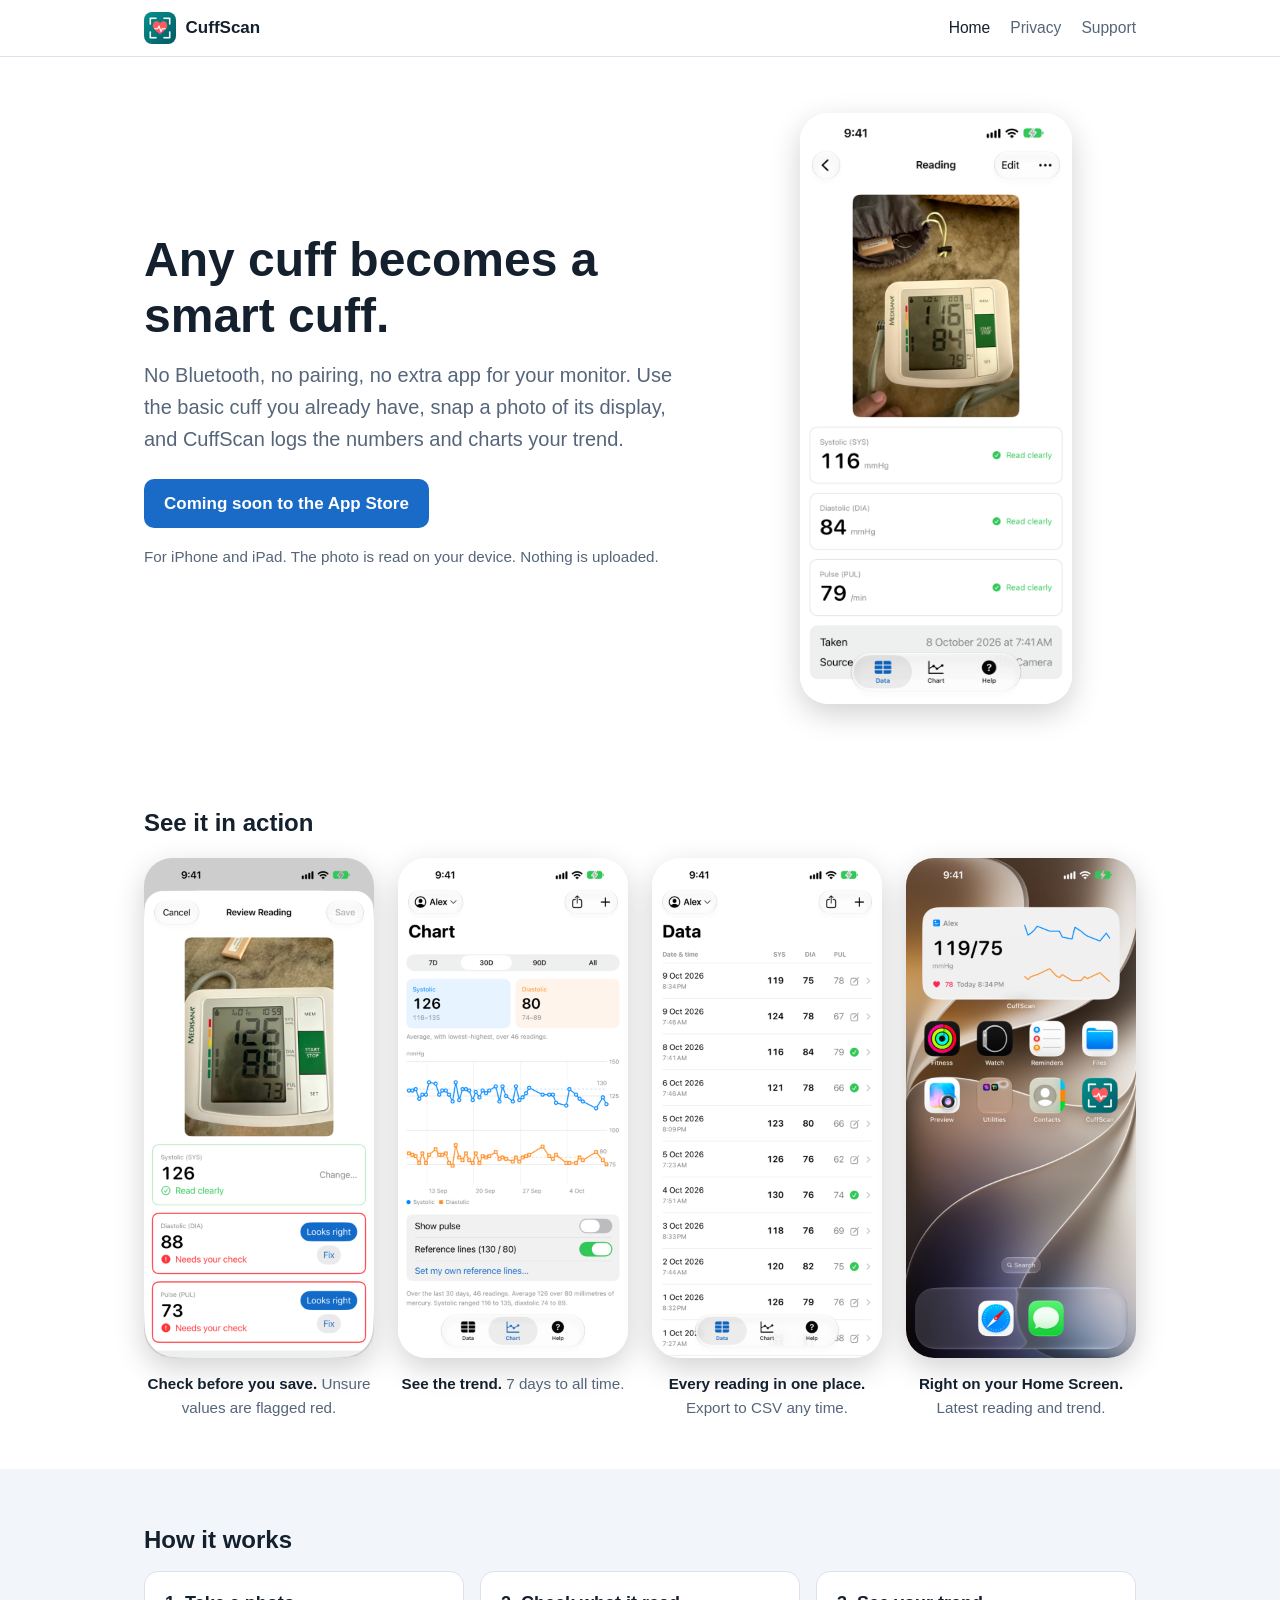
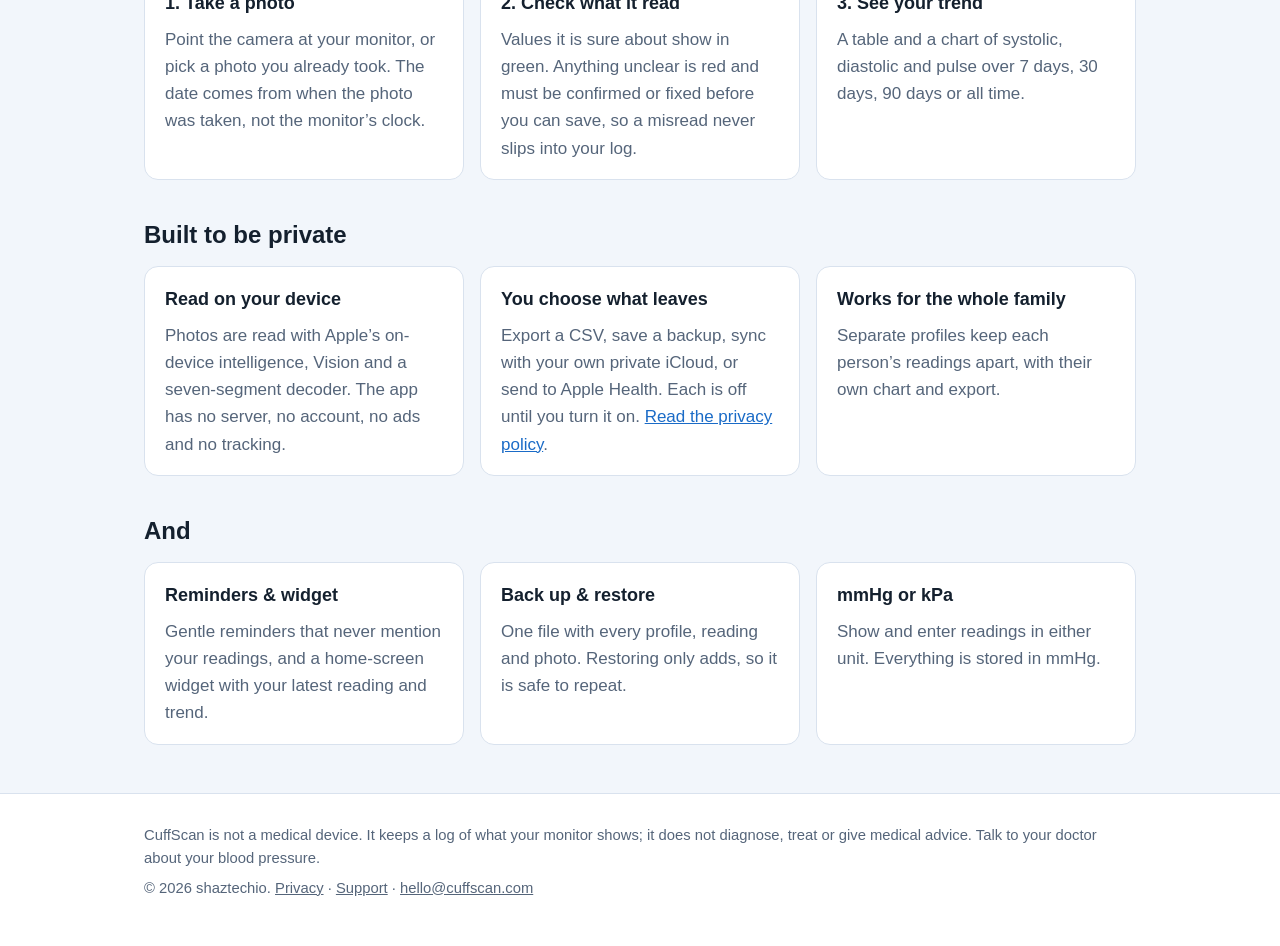
<file: index.html>
<!doctype html>
<html lang="en">
<head>
<meta charset="utf-8">
<meta name="viewport" content="width=device-width, initial-scale=1">
<title>CuffScan: any blood pressure monitor, a smart log</title>
<meta name="description" content="Skip the Bluetooth cuffs. Use any basic blood pressure monitor, snap a photo of its display, and CuffScan reads the numbers on your device and keeps a private log and chart.">
<link rel="canonical" href="https://cuffscan.com/">
<link rel="icon" type="image/png" sizes="32x32" href="/assets/favicon-32.png">
<link rel="apple-touch-icon" href="/assets/apple-touch-icon.png">
<meta name="color-scheme" content="light dark">
<meta property="og:type" content="website">
<meta property="og:site_name" content="CuffScan">
<meta property="og:locale" content="en_US">
<meta property="og:url" content="https://cuffscan.com/">
<meta property="og:title" content="CuffScan: any blood pressure monitor, a smart log">
<meta property="og:description" content="Skip the Bluetooth cuffs. Use any basic blood pressure monitor, snap a photo of its display, and CuffScan reads the numbers on your device and keeps a private log and chart.">
<meta property="og:image" content="https://cuffscan.com/assets/og-image.png">
<meta property="og:image:type" content="image/png">
<meta property="og:image:width" content="1200">
<meta property="og:image:height" content="630">
<meta property="og:image:alt" content="CuffScan: any cuff becomes a smart cuff. Snap your monitor, keep a private log.">
<meta name="twitter:card" content="summary_large_image">
<meta name="twitter:title" content="CuffScan: any blood pressure monitor, a smart log">
<meta name="twitter:description" content="Skip the Bluetooth cuffs. Use any basic blood pressure monitor, snap a photo of its display, and CuffScan reads the numbers on your device and keeps a private log and chart.">
<meta name="twitter:image" content="https://cuffscan.com/assets/og-image.png">
<meta name="twitter:image:alt" content="CuffScan: any cuff becomes a smart cuff. Snap your monitor, keep a private log.">
<link rel="stylesheet" href="/assets/style.css">
<script>
    !function(t,e){var o,n,p,r;e.__SV||(window.posthog && window.posthog.__loaded)||(window.posthog=e,e._i=[],e.init=function(i,s,a){function g(t,e){var o=e.split(".");2==o.length&&(t=t[o[0]],e=o[1]),t[e]=function(){t.push([e].concat(Array.prototype.slice.call(arguments,0)))}}p||((p=t.createElement("script")).type="text/javascript",p.crossOrigin="anonymous",p.async=!0,p.src=s.api_host.replace(".i.posthog.com","-assets.i.posthog.com")+"/static/array.js",p.onerror=function(){p=null},(r=t.getElementsByTagName("script")[0]).parentNode.insertBefore(p,r));var u=e;for(void 0!==a?u=e[a]=[]:a="posthog",u.people=u.people||[],Object.defineProperty(u,"toString",{configurable:!0,enumerable:!0,writable:!0,value:function(t){var e="posthog";return"posthog"!==a&&(e+="."+a),t||(e+=" (stub)"),e}}),Object.defineProperty(u.people,"toString",{configurable:!0,enumerable:!0,writable:!0,value:function(){return u.toString(1)+".people (stub)"}}),o="gu mu yu bu ku init Qu Zu Wu Vu Yu el Gu ec zu lc uc cc hc dc vc capture getExtension Ju fu mc calculateEventProperties gc register register_once register_for_session unregister unregister_for_session wc Uu yc getFeatureFlag getFeatureFlagPayload getFeatureFlagResult getAllFeatureFlags isFeatureEnabled reloadFeatureFlags updateFlags updateEarlyAccessFeatureEnrollment getEarlyAccessFeatures on onFeatureFlags onSurveysLoaded onSessionId getSurveys getActiveMatchingSurveys onActiveMatchingSurveysChanged renderSurvey displaySurvey cancelPendingSurvey canRenderSurvey canRenderSurveyAsync kc identify setPersonProperties unsetPersonProperties group resetGroups setPersonPropertiesForFlags resetPersonPropertiesForFlags setGroupPropertiesForFlags resetGroupPropertiesForFlags reset Sc shutdown setIdentity clearIdentity get_distinct_id getGroups get_session_id get_session_replay_url alias set_config startSessionRecording stopSessionRecording sessionRecordingStarted captureException addExceptionStep captureLog startExceptionAutocapture stopExceptionAutocapture loadToolbar get_property getSessionProperty bc rc createPersonProfile setInternalOrTestUser Cu xu opt_in_capturing opt_out_capturing $u has_opted_in_capturing has_opted_out_capturing get_explicit_consent_status is_capturing clear_opt_in_out_capturing nc debug il Os getPageViewId captureTraceFeedback captureTraceMetric Nu".split(" "),n=0;n<o.length;n++)g(u,o[n]);e._i.push([i,s,a])},e.__SV=1)}(document,window.posthog||[]);
    posthog.init('phc_mCGDYTK28FcP2kncj5VdfsPv9qaJPhiSs5xdi5FKzEHj', {
        api_host: 'https://t.shaztech.io', // your managed reverse proxy domain
        ui_host: 'https://us.posthog.com', // necessary because you're using a proxy, this way links will point back to PostHog properly
        defaults: '2026-05-30',
        person_profiles: 'identified_only', // or 'always' to create profiles for anonymous users as well
        cookieless_mode: 'always', // no cookie or local-storage identifier, so no consent banner is needed for storage
    })
</script>
</head>
<body>
<header class="site"><div class="wrap">
<a class="brand" href="/"><img src="/assets/favicon-32.png" alt="" width="32" height="32">CuffScan</a>
<nav aria-label="Main"><a href="/" aria-current="page">Home</a><a href="/privacy/">Privacy</a><a href="/support/">Support</a></nav>
</div></header>
<main>
<section class="hero"><div class="wrap">
<div>
<h1>Any cuff becomes a smart cuff.</h1>
<p class="lead">No Bluetooth, no pairing, no extra app for your monitor. Use the basic cuff you already have, snap a photo of its display, and CuffScan logs the numbers and charts your trend.</p>
<p><span class="button" aria-disabled="true">Coming soon to the App Store</span></p>
<p class="note">For iPhone and iPad. The photo is read on your device. Nothing is uploaded.</p>
</div>
<img class="shot hero-shot" src="/assets/screens/hero-scan.png" alt="CuffScan reading a blood pressure monitor photo, with every value read clearly" width="690" height="1500">
</div></section>
<section class="gallery"><div class="wrap">
<h2>See it in action</h2>
<div class="shots">
<figure><img class="shot" src="/assets/screens/review.png" alt="Review screen: one value read clearly, two flagged for a check" width="690" height="1500" loading="lazy"><figcaption><strong>Check before you save.</strong> Unsure values are flagged red.</figcaption></figure>
<figure><img class="shot" src="/assets/screens/chart.png" alt="Chart of systolic and diastolic readings over 30 days" width="690" height="1500" loading="lazy"><figcaption><strong>See the trend.</strong> 7 days to all time.</figcaption></figure>
<figure><img class="shot" src="/assets/screens/data.png" alt="Table of readings with dates, systolic, diastolic and pulse" width="690" height="1500" loading="lazy"><figcaption><strong>Every reading in one place.</strong> Export to CSV any time.</figcaption></figure>
<figure><img class="shot" src="/assets/screens/widget.png" alt="Home-screen widget showing the latest reading and trend" width="690" height="1500" loading="lazy"><figcaption><strong>Right on your Home Screen.</strong> Latest reading and trend.</figcaption></figure>
</div></div></section>
<section class="band"><div class="wrap">
<h2>How it works</h2>
<div class="grid">
<div class="card"><h3>1. Take a photo</h3><p>Point the camera at your monitor, or pick a photo you already took. The date comes from when the photo was taken, not the monitor&rsquo;s clock.</p></div>
<div class="card"><h3>2. Check what it read</h3><p>Values it is sure about show in green. Anything unclear is red and must be confirmed or fixed before you can save, so a misread never slips into your log.</p></div>
<div class="card"><h3>3. See your trend</h3><p>A table and a chart of systolic, diastolic and pulse over 7 days, 30 days, 90 days or all time.</p></div>
</div>
<h2>Built to be private</h2>
<div class="grid">
<div class="card"><h3>Read on your device</h3><p>Photos are read with Apple&rsquo;s on-device intelligence, Vision and a seven-segment decoder. The app has no server, no account, no ads and no tracking.</p></div>
<div class="card"><h3>You choose what leaves</h3><p>Export a CSV, save a backup, sync with your own private iCloud, or send to Apple Health. Each is off until you turn it on. <a href="/privacy/">Read the privacy policy</a>.</p></div>
<div class="card"><h3>Works for the whole family</h3><p>Separate profiles keep each person&rsquo;s readings apart, with their own chart and export.</p></div>
</div>
<h2>And</h2>
<div class="grid">
<div class="card"><h3>Reminders &amp; widget</h3><p>Gentle reminders that never mention your readings, and a home-screen widget with your latest reading and trend.</p></div>
<div class="card"><h3>Back up &amp; restore</h3><p>One file with every profile, reading and photo. Restoring only adds, so it is safe to repeat.</p></div>
<div class="card"><h3>mmHg or kPa</h3><p>Show and enter readings in either unit. Everything is stored in mmHg.</p></div>
</div>
</div></section>
</main>
<footer class="site"><div class="wrap">
<p>CuffScan is not a medical device. It keeps a log of what your monitor shows; it does not diagnose, treat or give medical advice. Talk to your doctor about your blood pressure.</p>
<p>&copy; 2026 shaztechio. <a href="/privacy/">Privacy</a> &middot; <a href="/support/">Support</a> &middot; <a href="mailto:hello@cuffscan.com">hello@cuffscan.com</a></p>
</div></footer>
</body>
</html>
</file>
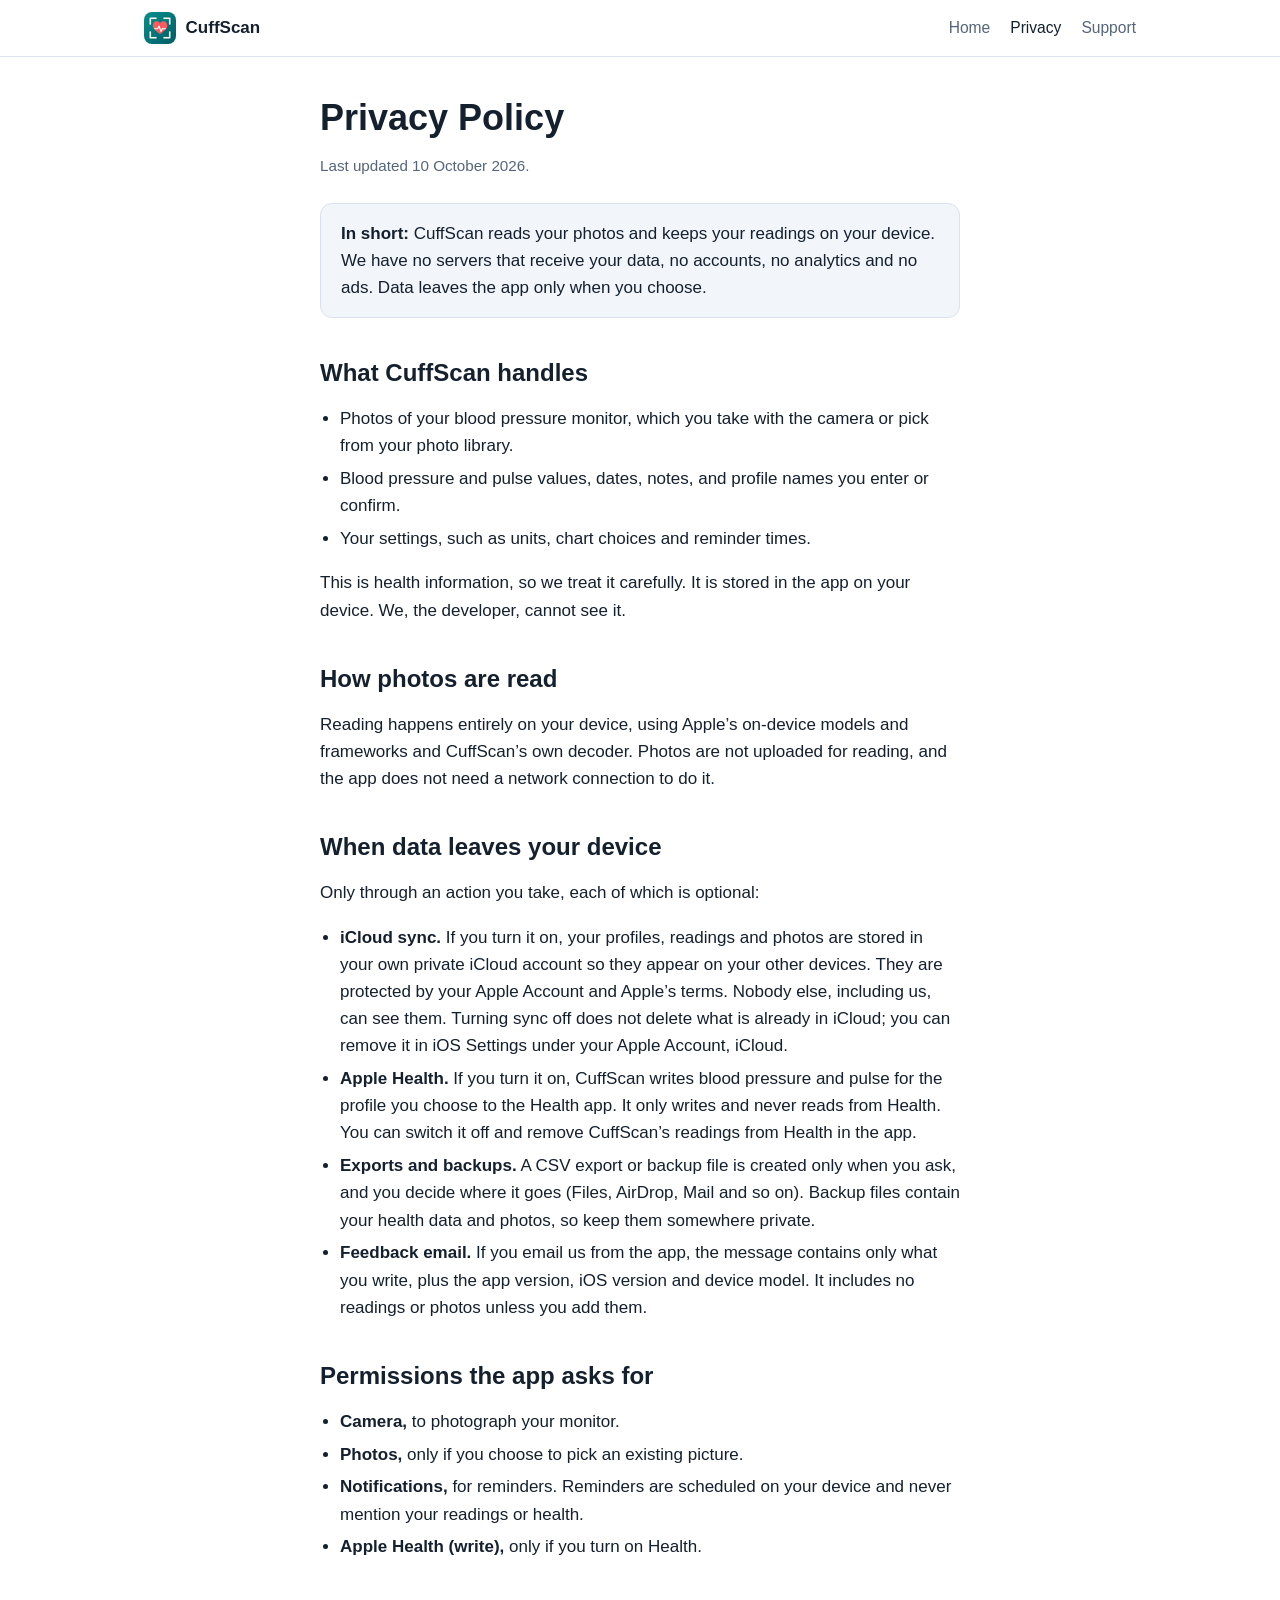
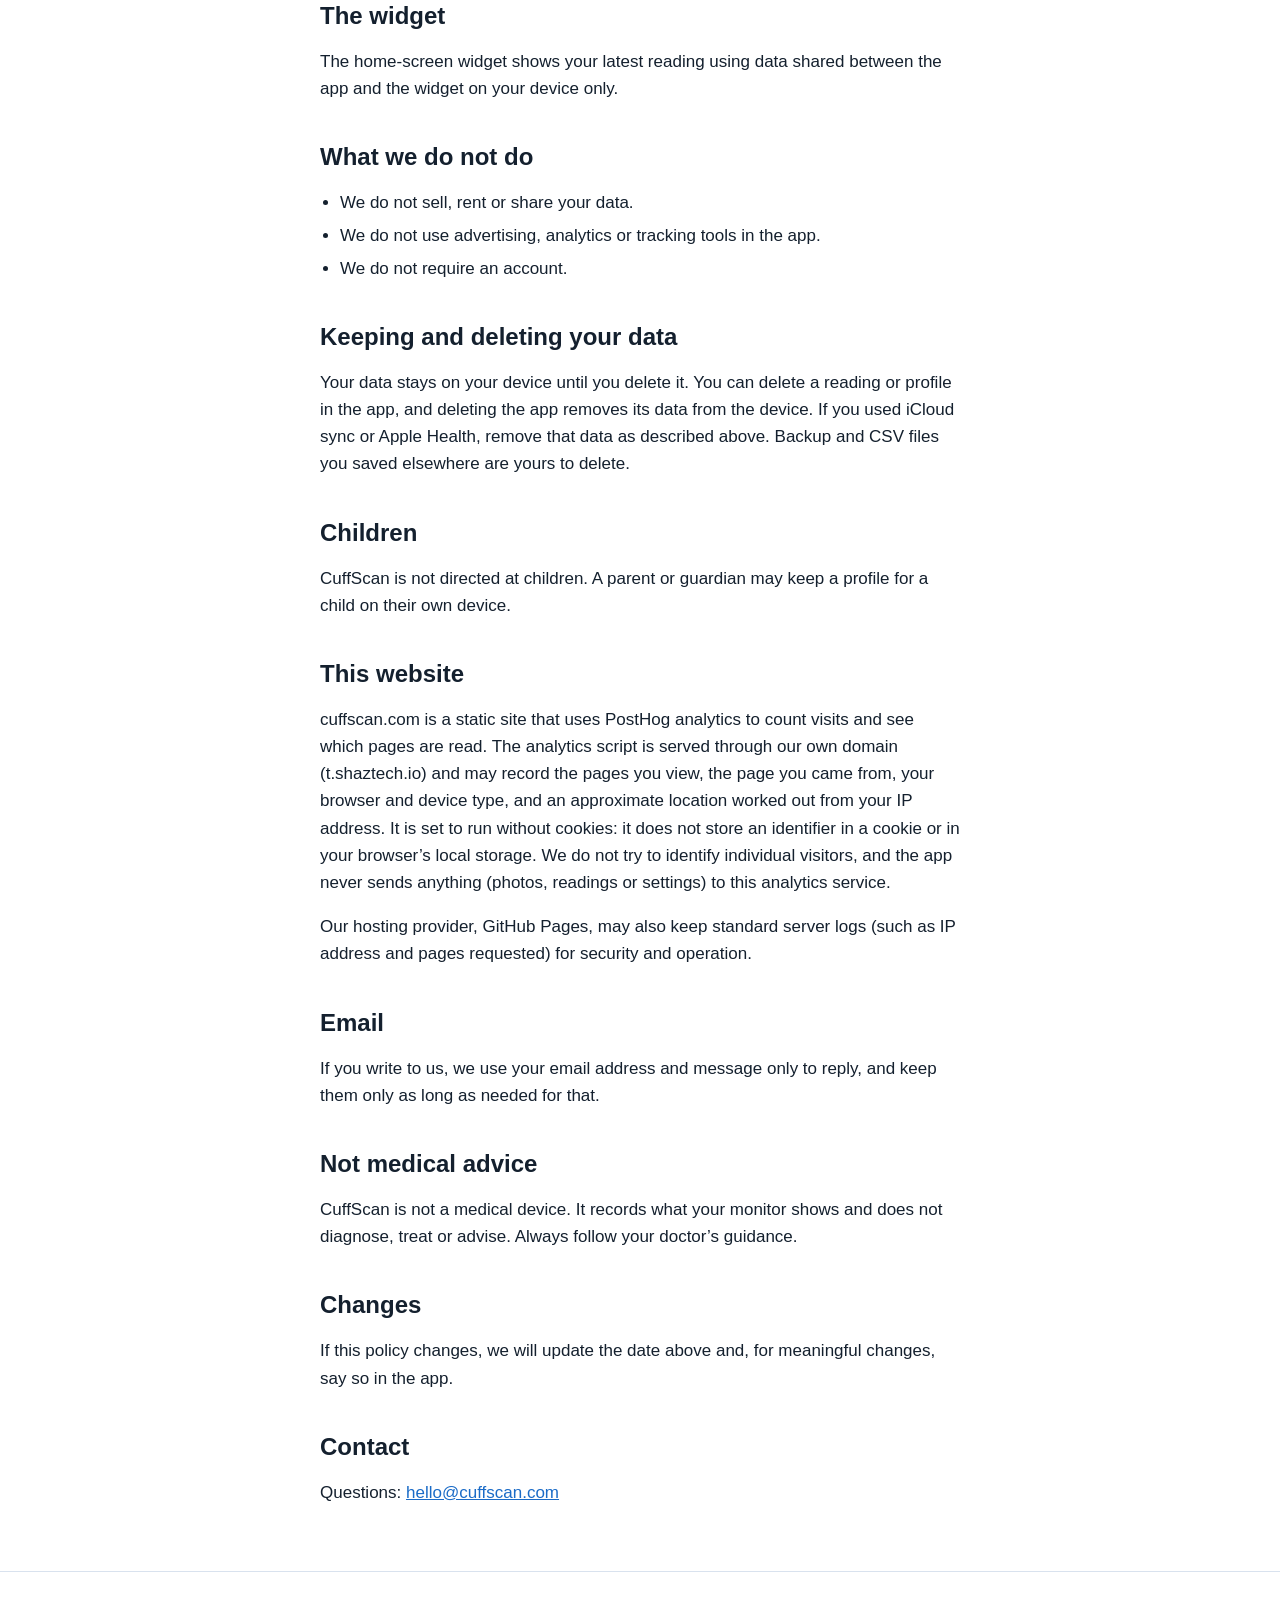
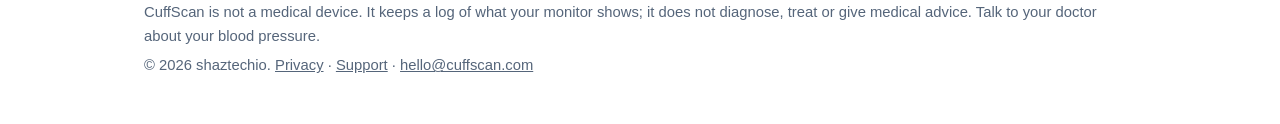
<file: privacy/index.html>
<!doctype html>
<html lang="en">
<head>
<meta charset="utf-8">
<meta name="viewport" content="width=device-width, initial-scale=1">
<title>CuffScan Privacy Policy</title>
<meta name="description" content="How CuffScan handles your photos and blood pressure readings: on-device, no account, no ads, and shared only when you choose.">
<link rel="canonical" href="https://cuffscan.com/privacy/">
<link rel="icon" type="image/png" sizes="32x32" href="/assets/favicon-32.png">
<link rel="apple-touch-icon" href="/assets/apple-touch-icon.png">
<meta name="color-scheme" content="light dark">
<meta property="og:type" content="website">
<meta property="og:site_name" content="CuffScan">
<meta property="og:locale" content="en_US">
<meta property="og:url" content="https://cuffscan.com/privacy/">
<meta property="og:title" content="CuffScan Privacy Policy">
<meta property="og:description" content="How CuffScan handles your photos and blood pressure readings: on-device, no account, no ads, and shared only when you choose.">
<meta property="og:image" content="https://cuffscan.com/assets/og-image.png">
<meta property="og:image:type" content="image/png">
<meta property="og:image:width" content="1200">
<meta property="og:image:height" content="630">
<meta property="og:image:alt" content="CuffScan: any cuff becomes a smart cuff. Snap your monitor, keep a private log.">
<meta name="twitter:card" content="summary_large_image">
<meta name="twitter:title" content="CuffScan Privacy Policy">
<meta name="twitter:description" content="How CuffScan handles your photos and blood pressure readings: on-device, no account, no ads, and shared only when you choose.">
<meta name="twitter:image" content="https://cuffscan.com/assets/og-image.png">
<meta name="twitter:image:alt" content="CuffScan: any cuff becomes a smart cuff. Snap your monitor, keep a private log.">
<link rel="stylesheet" href="/assets/style.css">
<script>
    !function(t,e){var o,n,p,r;e.__SV||(window.posthog && window.posthog.__loaded)||(window.posthog=e,e._i=[],e.init=function(i,s,a){function g(t,e){var o=e.split(".");2==o.length&&(t=t[o[0]],e=o[1]),t[e]=function(){t.push([e].concat(Array.prototype.slice.call(arguments,0)))}}p||((p=t.createElement("script")).type="text/javascript",p.crossOrigin="anonymous",p.async=!0,p.src=s.api_host.replace(".i.posthog.com","-assets.i.posthog.com")+"/static/array.js",p.onerror=function(){p=null},(r=t.getElementsByTagName("script")[0]).parentNode.insertBefore(p,r));var u=e;for(void 0!==a?u=e[a]=[]:a="posthog",u.people=u.people||[],Object.defineProperty(u,"toString",{configurable:!0,enumerable:!0,writable:!0,value:function(t){var e="posthog";return"posthog"!==a&&(e+="."+a),t||(e+=" (stub)"),e}}),Object.defineProperty(u.people,"toString",{configurable:!0,enumerable:!0,writable:!0,value:function(){return u.toString(1)+".people (stub)"}}),o="gu mu yu bu ku init Qu Zu Wu Vu Yu el Gu ec zu lc uc cc hc dc vc capture getExtension Ju fu mc calculateEventProperties gc register register_once register_for_session unregister unregister_for_session wc Uu yc getFeatureFlag getFeatureFlagPayload getFeatureFlagResult getAllFeatureFlags isFeatureEnabled reloadFeatureFlags updateFlags updateEarlyAccessFeatureEnrollment getEarlyAccessFeatures on onFeatureFlags onSurveysLoaded onSessionId getSurveys getActiveMatchingSurveys onActiveMatchingSurveysChanged renderSurvey displaySurvey cancelPendingSurvey canRenderSurvey canRenderSurveyAsync kc identify setPersonProperties unsetPersonProperties group resetGroups setPersonPropertiesForFlags resetPersonPropertiesForFlags setGroupPropertiesForFlags resetGroupPropertiesForFlags reset Sc shutdown setIdentity clearIdentity get_distinct_id getGroups get_session_id get_session_replay_url alias set_config startSessionRecording stopSessionRecording sessionRecordingStarted captureException addExceptionStep captureLog startExceptionAutocapture stopExceptionAutocapture loadToolbar get_property getSessionProperty bc rc createPersonProfile setInternalOrTestUser Cu xu opt_in_capturing opt_out_capturing $u has_opted_in_capturing has_opted_out_capturing get_explicit_consent_status is_capturing clear_opt_in_out_capturing nc debug il Os getPageViewId captureTraceFeedback captureTraceMetric Nu".split(" "),n=0;n<o.length;n++)g(u,o[n]);e._i.push([i,s,a])},e.__SV=1)}(document,window.posthog||[]);
    posthog.init('phc_mCGDYTK28FcP2kncj5VdfsPv9qaJPhiSs5xdi5FKzEHj', {
        api_host: 'https://t.shaztech.io', // your managed reverse proxy domain
        ui_host: 'https://us.posthog.com', // necessary because you're using a proxy, this way links will point back to PostHog properly
        defaults: '2026-05-30',
        person_profiles: 'identified_only', // or 'always' to create profiles for anonymous users as well
        cookieless_mode: 'always', // no cookie or local-storage identifier, so no consent banner is needed for storage
    })
</script>
</head>
<body>
<header class="site"><div class="wrap">
<a class="brand" href="/"><img src="/assets/favicon-32.png" alt="" width="32" height="32">CuffScan</a>
<nav aria-label="Main"><a href="/">Home</a><a href="/privacy/" aria-current="page">Privacy</a><a href="/support/">Support</a></nav>
</div></header>
<main class="page"><div class="wrap prose">
<h1>Privacy Policy</h1>
<p class="note">Last updated 10 October 2026.</p>
<div class="callout"><strong>In short:</strong> CuffScan reads your photos and keeps your readings on your device. We have no servers that receive your data, no accounts, no analytics and no ads. Data leaves the app only when you choose.</div>

<h2>What CuffScan handles</h2>
<ul>
<li>Photos of your blood pressure monitor, which you take with the camera or pick from your photo library.</li>
<li>Blood pressure and pulse values, dates, notes, and profile names you enter or confirm.</li>
<li>Your settings, such as units, chart choices and reminder times.</li>
</ul>
<p>This is health information, so we treat it carefully. It is stored in the app on your device. We, the developer, cannot see it.</p>

<h2>How photos are read</h2>
<p>Reading happens entirely on your device, using Apple&rsquo;s on-device models and frameworks and CuffScan&rsquo;s own decoder. Photos are not uploaded for reading, and the app does not need a network connection to do it.</p>

<h2>When data leaves your device</h2>
<p>Only through an action you take, each of which is optional:</p>
<ul>
<li><strong>iCloud sync.</strong> If you turn it on, your profiles, readings and photos are stored in your own private iCloud account so they appear on your other devices. They are protected by your Apple Account and Apple&rsquo;s terms. Nobody else, including us, can see them. Turning sync off does not delete what is already in iCloud; you can remove it in iOS Settings under your Apple Account, iCloud.</li>
<li><strong>Apple Health.</strong> If you turn it on, CuffScan writes blood pressure and pulse for the profile you choose to the Health app. It only writes and never reads from Health. You can switch it off and remove CuffScan&rsquo;s readings from Health in the app.</li>
<li><strong>Exports and backups.</strong> A CSV export or backup file is created only when you ask, and you decide where it goes (Files, AirDrop, Mail and so on). Backup files contain your health data and photos, so keep them somewhere private.</li>
<li><strong>Feedback email.</strong> If you email us from the app, the message contains only what you write, plus the app version, iOS version and device model. It includes no readings or photos unless you add them.</li>
</ul>

<h2>Permissions the app asks for</h2>
<ul>
<li><strong>Camera,</strong> to photograph your monitor.</li>
<li><strong>Photos,</strong> only if you choose to pick an existing picture.</li>
<li><strong>Notifications,</strong> for reminders. Reminders are scheduled on your device and never mention your readings or health.</li>
<li><strong>Apple Health (write),</strong> only if you turn on Health.</li>
</ul>

<h2>The widget</h2>
<p>The home-screen widget shows your latest reading using data shared between the app and the widget on your device only.</p>

<h2>What we do not do</h2>
<ul>
<li>We do not sell, rent or share your data.</li>
<li>We do not use advertising, analytics or tracking tools in the app.</li>
<li>We do not require an account.</li>
</ul>

<h2>Keeping and deleting your data</h2>
<p>Your data stays on your device until you delete it. You can delete a reading or profile in the app, and deleting the app removes its data from the device. If you used iCloud sync or Apple Health, remove that data as described above. Backup and CSV files you saved elsewhere are yours to delete.</p>

<h2>Children</h2>
<p>CuffScan is not directed at children. A parent or guardian may keep a profile for a child on their own device.</p>

<h2>This website</h2>
<p>cuffscan.com is a static site that uses PostHog analytics to count visits and see which pages are read. The analytics script is served through our own domain (t.shaztech.io) and may record the pages you view, the page you came from, your browser and device type, and an approximate location worked out from your IP address. It is set to run without cookies: it does not store an identifier in a cookie or in your browser&rsquo;s local storage. We do not try to identify individual visitors, and the app never sends anything (photos, readings or settings) to this analytics service.</p>
<p>Our hosting provider, GitHub Pages, may also keep standard server logs (such as IP address and pages requested) for security and operation.</p>

<h2>Email</h2>
<p>If you write to us, we use your email address and message only to reply, and keep them only as long as needed for that.</p>

<h2>Not medical advice</h2>
<p>CuffScan is not a medical device. It records what your monitor shows and does not diagnose, treat or advise. Always follow your doctor&rsquo;s guidance.</p>

<h2>Changes</h2>
<p>If this policy changes, we will update the date above and, for meaningful changes, say so in the app.</p>

<h2>Contact</h2>
<p>Questions: <a href="mailto:hello@cuffscan.com">hello@cuffscan.com</a></p>
</div></main>
<footer class="site"><div class="wrap">
<p>CuffScan is not a medical device. It keeps a log of what your monitor shows; it does not diagnose, treat or give medical advice. Talk to your doctor about your blood pressure.</p>
<p>&copy; 2026 shaztechio. <a href="/privacy/">Privacy</a> &middot; <a href="/support/">Support</a> &middot; <a href="mailto:hello@cuffscan.com">hello@cuffscan.com</a></p>
</div></footer>
</body>
</html>
</file>
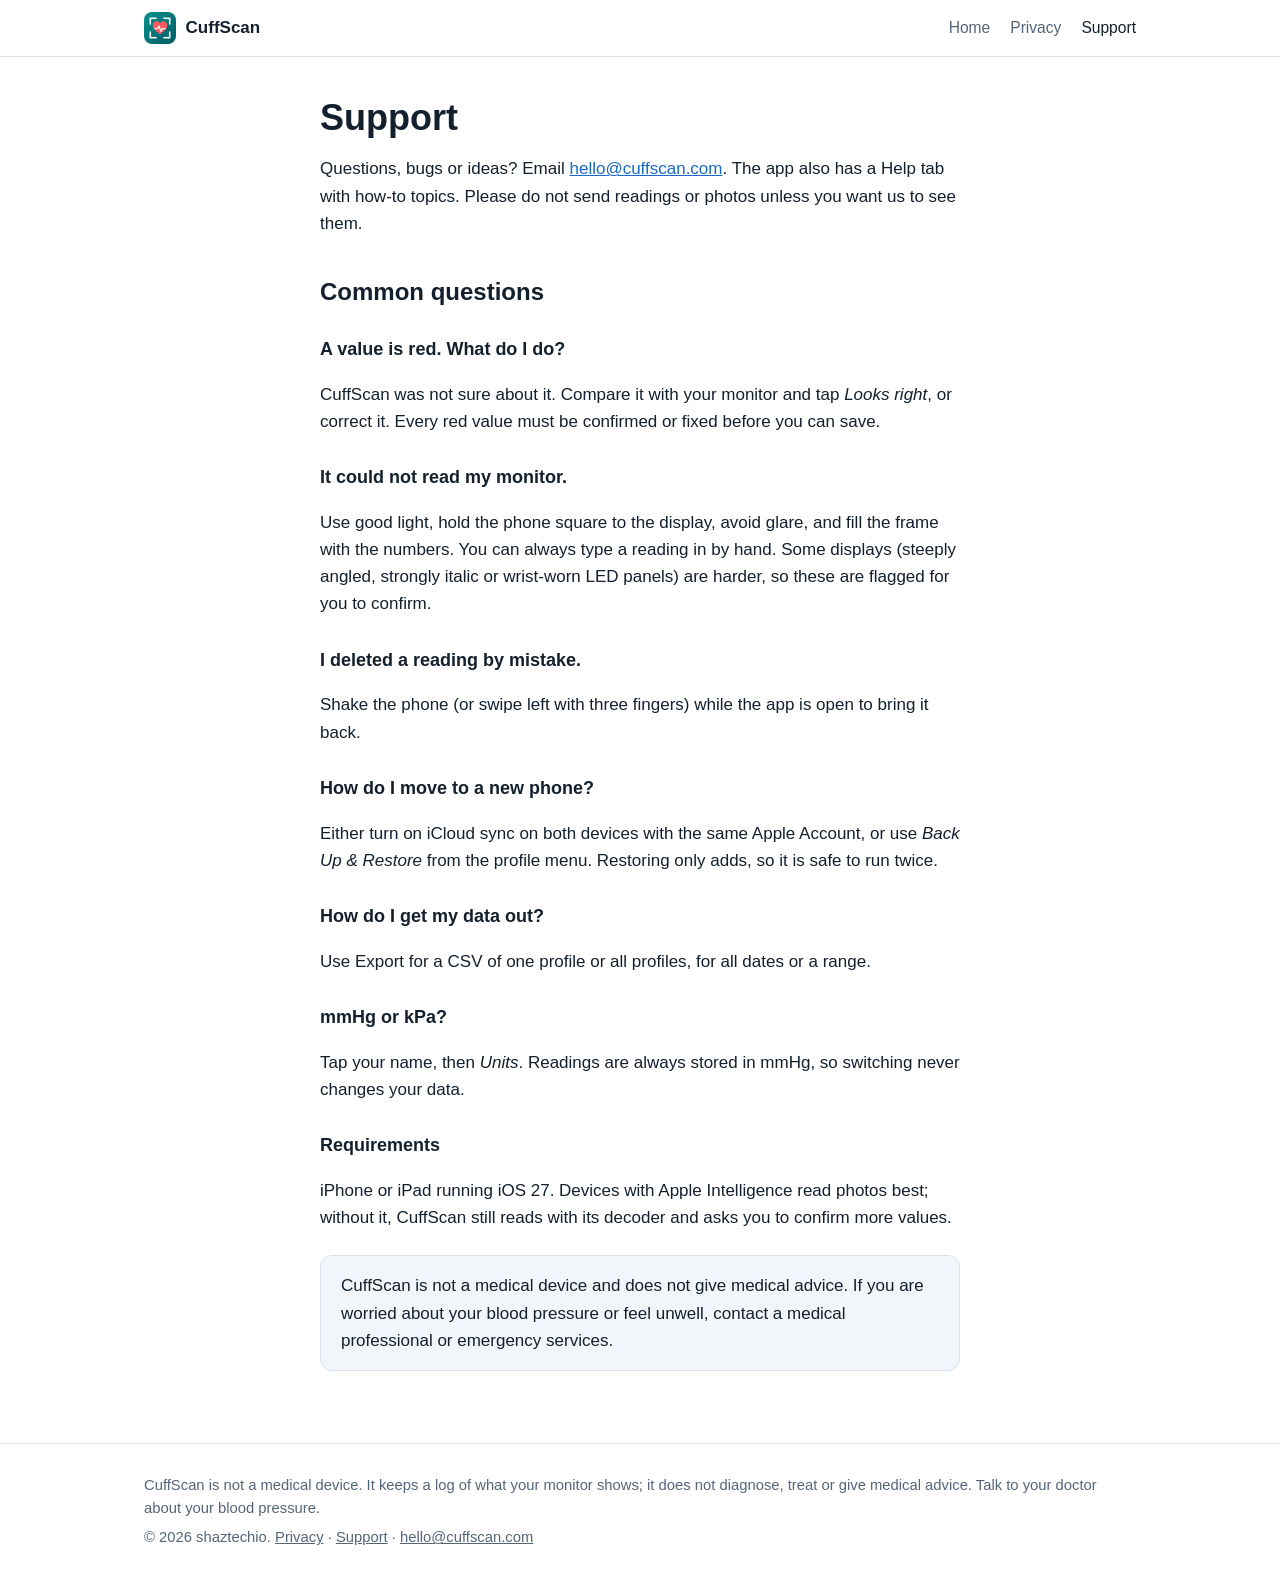
<file: support/index.html>
<!doctype html>
<html lang="en">
<head>
<meta charset="utf-8">
<meta name="viewport" content="width=device-width, initial-scale=1">
<title>CuffScan Support</title>
<meta name="description" content="Help with CuffScan: common questions, how to back up and restore, and how to contact us.">
<link rel="canonical" href="https://cuffscan.com/support/">
<link rel="icon" type="image/png" sizes="32x32" href="/assets/favicon-32.png">
<link rel="apple-touch-icon" href="/assets/apple-touch-icon.png">
<meta name="color-scheme" content="light dark">
<meta property="og:type" content="website">
<meta property="og:site_name" content="CuffScan">
<meta property="og:locale" content="en_US">
<meta property="og:url" content="https://cuffscan.com/support/">
<meta property="og:title" content="CuffScan Support">
<meta property="og:description" content="Help with CuffScan: common questions, how to back up and restore, and how to contact us.">
<meta property="og:image" content="https://cuffscan.com/assets/og-image.png">
<meta property="og:image:type" content="image/png">
<meta property="og:image:width" content="1200">
<meta property="og:image:height" content="630">
<meta property="og:image:alt" content="CuffScan: any cuff becomes a smart cuff. Snap your monitor, keep a private log.">
<meta name="twitter:card" content="summary_large_image">
<meta name="twitter:title" content="CuffScan Support">
<meta name="twitter:description" content="Help with CuffScan: common questions, how to back up and restore, and how to contact us.">
<meta name="twitter:image" content="https://cuffscan.com/assets/og-image.png">
<meta name="twitter:image:alt" content="CuffScan: any cuff becomes a smart cuff. Snap your monitor, keep a private log.">
<link rel="stylesheet" href="/assets/style.css">
<script>
    !function(t,e){var o,n,p,r;e.__SV||(window.posthog && window.posthog.__loaded)||(window.posthog=e,e._i=[],e.init=function(i,s,a){function g(t,e){var o=e.split(".");2==o.length&&(t=t[o[0]],e=o[1]),t[e]=function(){t.push([e].concat(Array.prototype.slice.call(arguments,0)))}}p||((p=t.createElement("script")).type="text/javascript",p.crossOrigin="anonymous",p.async=!0,p.src=s.api_host.replace(".i.posthog.com","-assets.i.posthog.com")+"/static/array.js",p.onerror=function(){p=null},(r=t.getElementsByTagName("script")[0]).parentNode.insertBefore(p,r));var u=e;for(void 0!==a?u=e[a]=[]:a="posthog",u.people=u.people||[],Object.defineProperty(u,"toString",{configurable:!0,enumerable:!0,writable:!0,value:function(t){var e="posthog";return"posthog"!==a&&(e+="."+a),t||(e+=" (stub)"),e}}),Object.defineProperty(u.people,"toString",{configurable:!0,enumerable:!0,writable:!0,value:function(){return u.toString(1)+".people (stub)"}}),o="gu mu yu bu ku init Qu Zu Wu Vu Yu el Gu ec zu lc uc cc hc dc vc capture getExtension Ju fu mc calculateEventProperties gc register register_once register_for_session unregister unregister_for_session wc Uu yc getFeatureFlag getFeatureFlagPayload getFeatureFlagResult getAllFeatureFlags isFeatureEnabled reloadFeatureFlags updateFlags updateEarlyAccessFeatureEnrollment getEarlyAccessFeatures on onFeatureFlags onSurveysLoaded onSessionId getSurveys getActiveMatchingSurveys onActiveMatchingSurveysChanged renderSurvey displaySurvey cancelPendingSurvey canRenderSurvey canRenderSurveyAsync kc identify setPersonProperties unsetPersonProperties group resetGroups setPersonPropertiesForFlags resetPersonPropertiesForFlags setGroupPropertiesForFlags resetGroupPropertiesForFlags reset Sc shutdown setIdentity clearIdentity get_distinct_id getGroups get_session_id get_session_replay_url alias set_config startSessionRecording stopSessionRecording sessionRecordingStarted captureException addExceptionStep captureLog startExceptionAutocapture stopExceptionAutocapture loadToolbar get_property getSessionProperty bc rc createPersonProfile setInternalOrTestUser Cu xu opt_in_capturing opt_out_capturing $u has_opted_in_capturing has_opted_out_capturing get_explicit_consent_status is_capturing clear_opt_in_out_capturing nc debug il Os getPageViewId captureTraceFeedback captureTraceMetric Nu".split(" "),n=0;n<o.length;n++)g(u,o[n]);e._i.push([i,s,a])},e.__SV=1)}(document,window.posthog||[]);
    posthog.init('phc_mCGDYTK28FcP2kncj5VdfsPv9qaJPhiSs5xdi5FKzEHj', {
        api_host: 'https://t.shaztech.io', // your managed reverse proxy domain
        ui_host: 'https://us.posthog.com', // necessary because you're using a proxy, this way links will point back to PostHog properly
        defaults: '2026-05-30',
        person_profiles: 'identified_only', // or 'always' to create profiles for anonymous users as well
        cookieless_mode: 'always', // no cookie or local-storage identifier, so no consent banner is needed for storage
    })
</script>
</head>
<body>
<header class="site"><div class="wrap">
<a class="brand" href="/"><img src="/assets/favicon-32.png" alt="" width="32" height="32">CuffScan</a>
<nav aria-label="Main"><a href="/">Home</a><a href="/privacy/">Privacy</a><a href="/support/" aria-current="page">Support</a></nav>
</div></header>
<main class="page"><div class="wrap prose">
<h1>Support</h1>
<p>Questions, bugs or ideas? Email <a href="mailto:hello@cuffscan.com">hello@cuffscan.com</a>. The app also has a Help tab with how-to topics. Please do not send readings or photos unless you want us to see them.</p>

<h2>Common questions</h2>
<h3>A value is red. What do I do?</h3>
<p>CuffScan was not sure about it. Compare it with your monitor and tap <em>Looks right</em>, or correct it. Every red value must be confirmed or fixed before you can save.</p>
<h3>It could not read my monitor.</h3>
<p>Use good light, hold the phone square to the display, avoid glare, and fill the frame with the numbers. You can always type a reading in by hand. Some displays (steeply angled, strongly italic or wrist-worn LED panels) are harder, so these are flagged for you to confirm.</p>
<h3>I deleted a reading by mistake.</h3>
<p>Shake the phone (or swipe left with three fingers) while the app is open to bring it back.</p>
<h3>How do I move to a new phone?</h3>
<p>Either turn on iCloud sync on both devices with the same Apple Account, or use <em>Back Up &amp; Restore</em> from the profile menu. Restoring only adds, so it is safe to run twice.</p>
<h3>How do I get my data out?</h3>
<p>Use Export for a CSV of one profile or all profiles, for all dates or a range.</p>
<h3>mmHg or kPa?</h3>
<p>Tap your name, then <em>Units</em>. Readings are always stored in mmHg, so switching never changes your data.</p>
<h3>Requirements</h3>
<p>iPhone or iPad running iOS 27. Devices with Apple Intelligence read photos best; without it, CuffScan still reads with its decoder and asks you to confirm more values.</p>

<div class="callout">CuffScan is not a medical device and does not give medical advice. If you are worried about your blood pressure or feel unwell, contact a medical professional or emergency services.</div>
</div></main>
<footer class="site"><div class="wrap">
<p>CuffScan is not a medical device. It keeps a log of what your monitor shows; it does not diagnose, treat or give medical advice. Talk to your doctor about your blood pressure.</p>
<p>&copy; 2026 shaztechio. <a href="/privacy/">Privacy</a> &middot; <a href="/support/">Support</a> &middot; <a href="mailto:hello@cuffscan.com">hello@cuffscan.com</a></p>
</div></footer>
</body>
</html>
</file>
<file: assets/style.css>
:root {
  --bg: #ffffff;
  --bg-soft: #f2f6fb;
  --text: #14202e;
  --muted: #55657a;
  --accent: #1a6bc7;
  --accent-text: #ffffff;
  --border: #d9e2ee;
  --max: 64rem;
}
@media (prefers-color-scheme: dark) {
  :root {
    --bg: #0e141b;
    --bg-soft: #16202b;
    --text: #e8eef6;
    --muted: #9fb0c4;
    --accent: #408fff;
    --accent-text: #0e141b;
    --border: #25323f;
  }
}
* { box-sizing: border-box; }
html { -webkit-text-size-adjust: 100%; }
body {
  margin: 0;
  background: var(--bg);
  color: var(--text);
  font: 1.0625rem/1.6 -apple-system, BlinkMacSystemFont, "Segoe UI", Roboto, Helvetica, Arial, sans-serif;
}
a { color: var(--accent); }
a:focus-visible, .button:focus-visible { outline: 3px solid var(--accent); outline-offset: 2px; border-radius: 4px; }
.wrap { max-width: var(--max); margin: 0 auto; padding: 0 1rem; }
.prose { max-width: 42rem; }

header.site { border-bottom: 1px solid var(--border); }
header.site .wrap { display: flex; align-items: center; justify-content: space-between; gap: 1rem; padding-top: .75rem; padding-bottom: .75rem; }
.brand { display: flex; align-items: center; gap: .6rem; font-weight: 700; color: var(--text); text-decoration: none; }
.brand img { width: 32px; height: 32px; border-radius: 8px; }
nav a { margin-left: 1.25rem; color: var(--muted); text-decoration: none; font-size: .975rem; }
nav a:hover, nav a[aria-current="page"] { color: var(--text); }

.hero { padding: 3.5rem 0 3rem; }
.hero .wrap { display: grid; gap: 2rem; align-items: center; }
@media (min-width: 48rem) { .hero .wrap { grid-template-columns: 1.4fr 1fr; } }
.hero img.icon { width: 160px; height: 160px; border-radius: 36px; box-shadow: 0 8px 28px rgba(0,0,0,.18); justify-self: center; }
h1 { font-size: clamp(2rem, 5vw, 3rem); line-height: 1.15; margin: 0 0 1rem; }
h2 { font-size: 1.5rem; line-height: 1.25; margin: 2.5rem 0 .75rem; }
h3 { font-size: 1.125rem; margin: 1.75rem 0 .5rem; }
.lead { font-size: 1.25rem; color: var(--muted); margin: 0 0 1.5rem; }
.button { display: inline-block; background: var(--accent); color: var(--accent-text); padding: .7rem 1.25rem; border-radius: 10px; font-weight: 600; text-decoration: none; }
.note { color: var(--muted); font-size: .95rem; }

section.band { background: var(--bg-soft); padding: 1rem 0 3rem; }
.grid { display: grid; gap: 1rem; grid-template-columns: repeat(auto-fit, minmax(15rem, 1fr)); margin-top: 1rem; }
.card { background: var(--bg); border: 1px solid var(--border); border-radius: 14px; padding: 1.1rem 1.25rem; }
.card h3 { margin-top: 0; }
.card p { margin: 0; color: var(--muted); }

main.page { padding: 2.5rem 0 3rem; }
main.page h1 { font-size: 2.25rem; }
main.page ul { padding-left: 1.25rem; }
main.page li { margin: .35rem 0; }
.callout { background: var(--bg-soft); border: 1px solid var(--border); border-radius: 12px; padding: 1rem 1.25rem; margin: 1.5rem 0; }

footer.site { border-top: 1px solid var(--border); padding: 1.5rem 0 2.5rem; color: var(--muted); font-size: .925rem; }
footer.site a { color: var(--muted); }
footer.site p { margin: .35rem 0; }

img.shot { display: block; width: 100%; height: auto; border-radius: 28px; box-shadow: 0 10px 30px rgba(0,0,0,.18); }
.hero-shot { max-width: 17rem; justify-self: center; }
.gallery { padding: 1rem 0 3rem; }
.shots { display: grid; gap: 1.5rem; grid-template-columns: repeat(auto-fit, minmax(12rem, 1fr)); margin-top: 1.25rem; }
.shots figure { margin: 0; }
.shots img.shot { max-width: 15rem; margin: 0 auto; }
.shots figcaption { margin-top: .85rem; text-align: center; color: var(--muted); font-size: .95rem; }
.shots figcaption strong { color: var(--text); }
</file>
